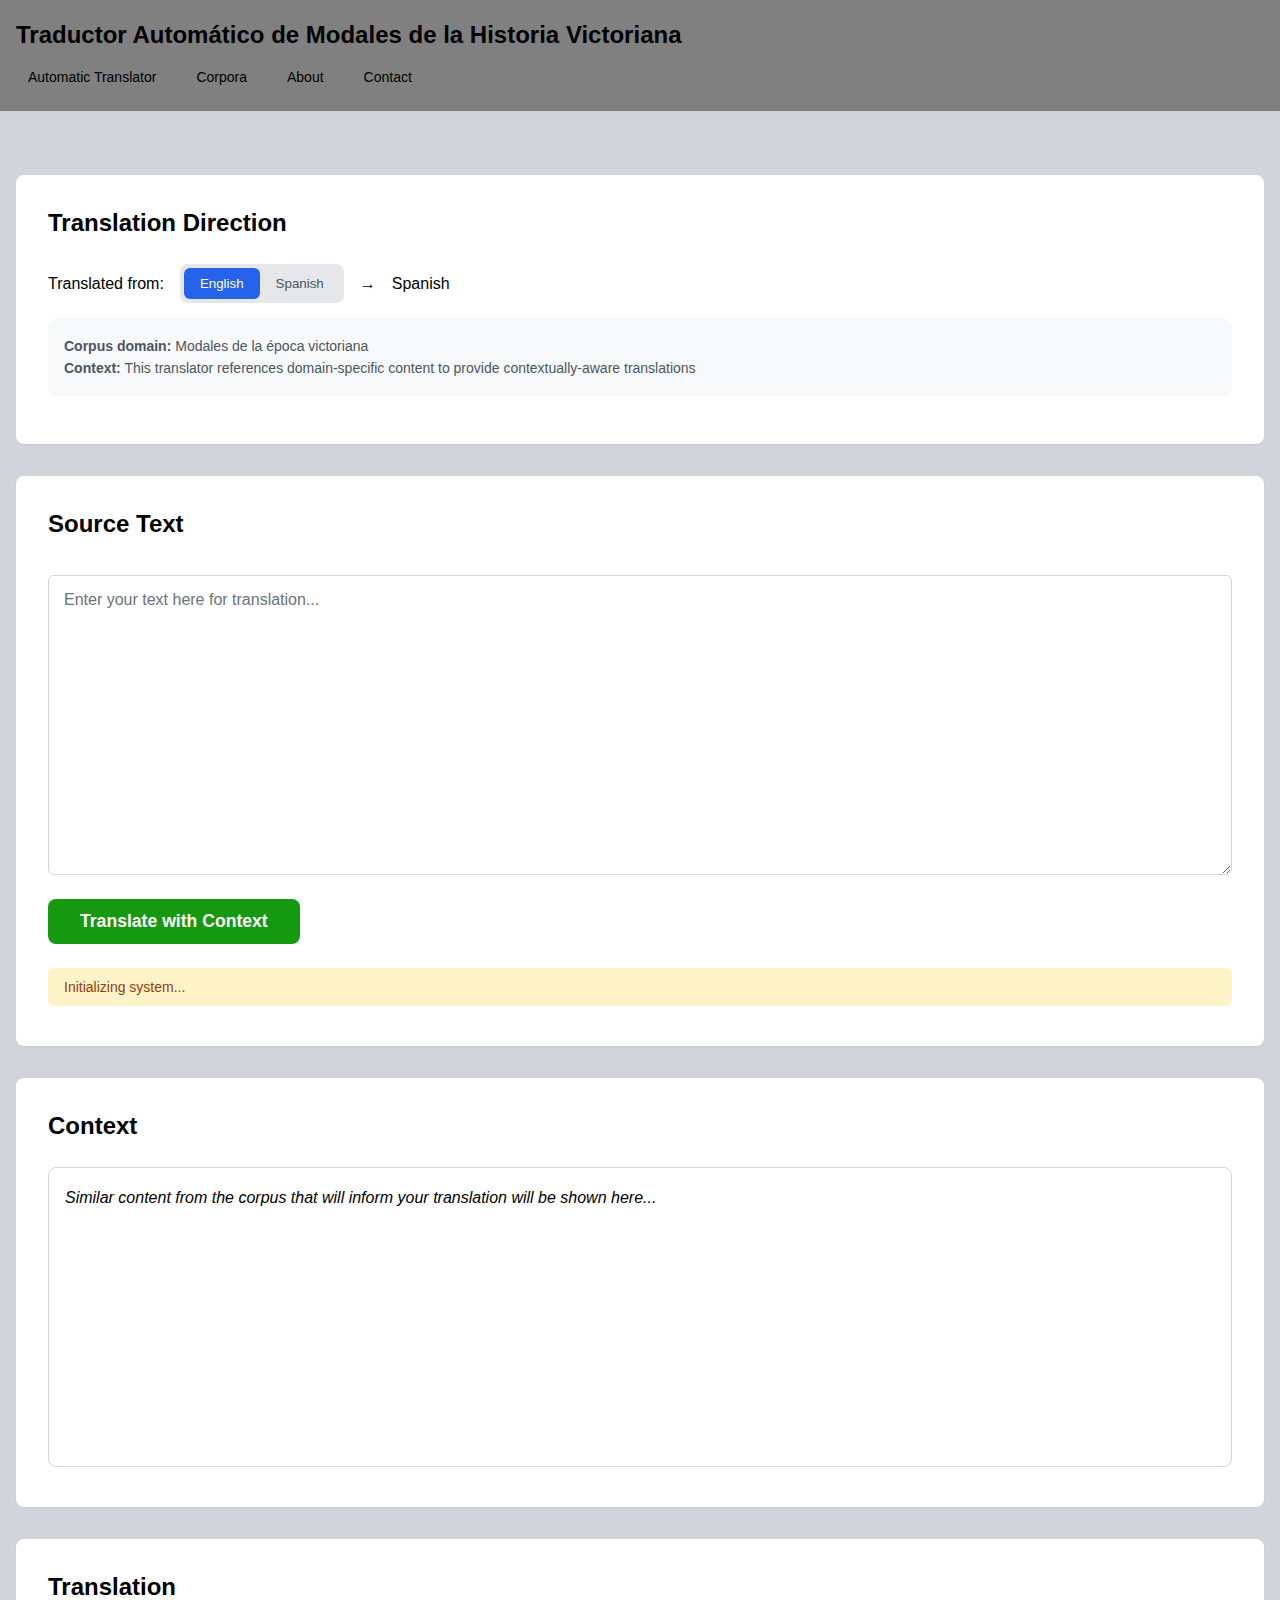
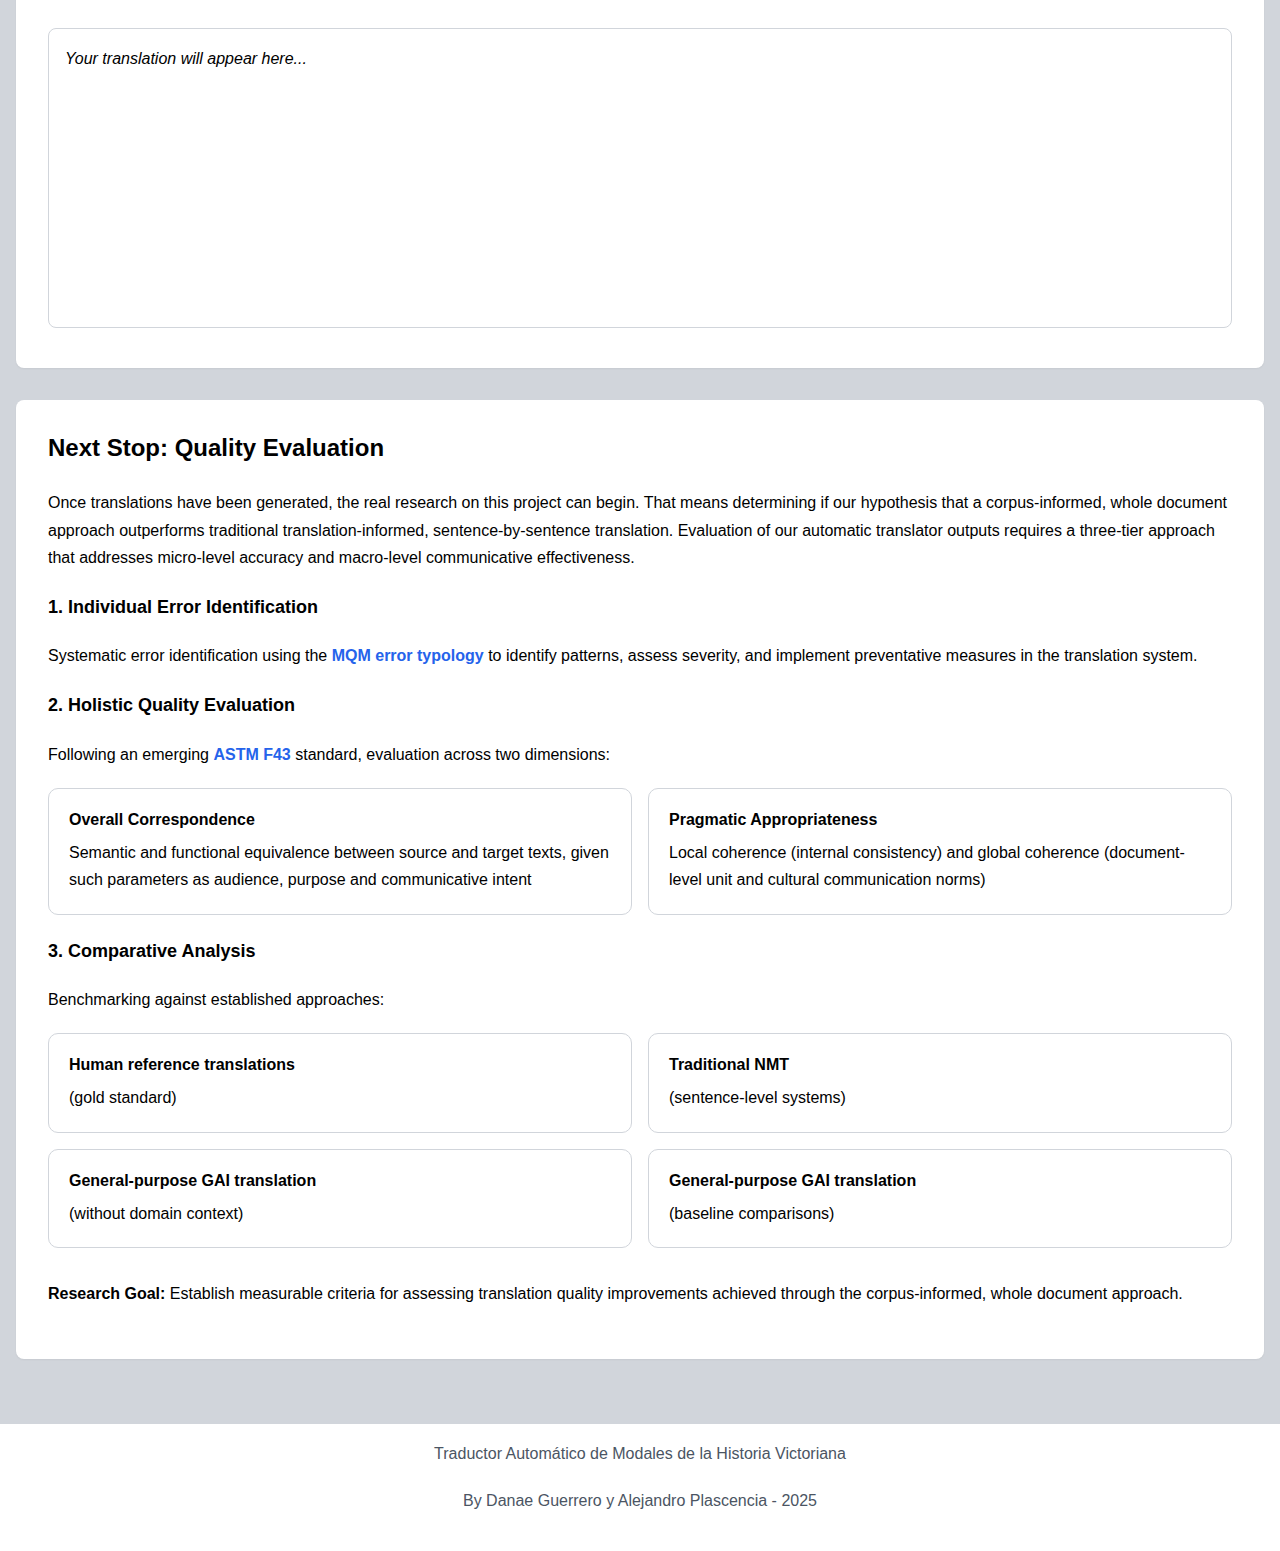
<file: index.html>
<!DOCTYPE html>
<html lang="en-US">
<head>
    <title>Traductor Automático de Modales de la Historia Victoriana</title>
    <meta name="description" content="Corpus-informed auto-translator that takes a whole document instead of a sentence-by-sentence approach." />
    <meta charset="UTF-8">
    <meta name="viewport" content="width=device-width, initial-scale=1.0">
    <title>Traductor Automático de Modales de la Historia Victoriana</title>
    <link rel="stylesheet" href="frontend/css/styles.css">
</head>
<body>
    <header class="header">
        <nav class="nav-container">
            <h1 class="nav-title">Traductor Automático de Modales de la Historia Victoriana</h1>
            <div class="nav-items">
                <a href="#" class="nav-item">Automatic Translator</a>
                <a href="frontend/corpora.html" class="nav-item">Corpora</a>
                <a href="frontend/about.html" class="nav-item">About</a>
                <a href="frontend/contact.html" class="nav-item">Contact</a>
            </div>
        </nav>
    </header>

    <main class="main-container">
        <!-- Language Selection -->
        <section class="section-card">
            <h2>Translation Direction</h2>
            <div class="language-switcher">
                <span>Translated from:</span>
                <div class="language-toggle">
                    <button class="language-option active" data-lang="en">English</button>
                    <button class="language-option" data-lang="es">Spanish</button>
                </div>
                <span>→</span>
                <span id="targetLanguage">Spanish</span>
            </div>
            <div class="corpus-info">
                <strong>Corpus domain:</strong> Modales de la época victoriana
                <br>
                <strong>Context:</strong> This translator references domain-specific content to provide contextually-aware translations
            </div>
        </section>

        <!-- Source Text Input -->
        <section class="section-card">
            <h2>Source Text</h2>
            <textarea 
                id="sourceText" 
                class="text-input" 
                placeholder="Enter your text here for translation..."
                rows="8"></textarea>
            <button id="translateButton" class="translate-button">
                Translate with Context
            </button>
            </div>
            <div id="statusIndicator" class="status-indicator hidden"></div>
        </section>

        <!-- Context Output -->
        <section class="section-card">
            <h2>Context</h2>
            <div id="contextInfo" class="output-containers">
                <p style="color: var(--blue-450); font-style: italic;">
                    Similar content from the corpus that will inform your translation will be shown here...
                </p>
            </div>
        </section>
            
        <!-- Translation Output -->
        <section class="section-card">
            <h2>Translation</h2>
            <div id="translationOutput" class="output-containers">
                <p style="color: var(--blue-500); font-style: italic;">
                    Your translation will appear here...
                </p>
            </div>
        </section>

        <!-- Quality Evaluation Framework -->
        <section class="section-card">
            <h2>Next Stop: Quality Evaluation</h2>
            <p>Once translations have been generated, the real research on this project can begin. That means determining if our hypothesis that a corpus-informed, whole document approach outperforms traditional translation-informed, sentence-by-sentence translation. Evaluation of our automatic translator outputs requires a three-tier approach that addresses micro-level accuracy and macro-level communicative effectiveness.</p>

            <h3>1. Individual Error Identification</h3>
            <p>Systematic error identification using the <a href="https://themqm.org/the-mqm-typology/" target="_blank" class="info-link">MQM error typology</a> to identify patterns, assess severity, and implement preventative measures in the translation system.</p>

            <h3>2. Holistic Quality Evaluation</h3>
            <p>Following an emerging <a href="https://www.astm.org/membership-participation/technical-committees/committee-f43" target="_blank" class="info-link">ASTM F43</a> standard, evaluation across two dimensions:</p>
            
            <div class="spex-grid">
                <div class="spex-box">
                    <h4><strong>Overall Correspondence</strong></h4>
                    <p>Semantic and functional equivalence between source and target texts, given such parameters as audience, purpose and communicative intent</p>
                </div>
                
                <div class="spex-box">
                    <h4><strong>Pragmatic Appropriateness</strong></h4>
                    <p>Local coherence (internal consistency) and global coherence (document-level unit and cultural communication norms)</p>
                </div>
            </div>

            <h3>3. Comparative Analysis</h3>
            <p>Benchmarking against established approaches:</p>
                
            <div class="spex-grid">
                <div class="spex-box">
                    <h4><strong>Human reference translations</strong></h4>
                    <p>(gold standard)</p>
                </div>               
                <div class="spex-box">
                    <h4><strong>Traditional NMT</strong></h4>
                    <p>(sentence-level systems)</p>
                </div>
                <div class="spex-box">
                    <h4><strong>General-purpose GAI translation</strong></h4>
                    <p>(without domain context)</p>
                </div>
                <div class="spex-box">
                    <h4><strong>General-purpose GAI translation</strong></h4>
                    <p>(baseline comparisons)</p>
                </div>
            </div>
            
            <div class="research-goal">
                <p><strong>Research Goal:</strong> Establish measurable criteria for assessing translation quality improvements achieved through the corpus-informed, whole document approach.</p>
            </div>
        </section>
    </main>

    <footer class="footer">
        <p>Traductor Automático de Modales de la Historia Victoriana</p>
        <p>By Danae Guerrero y Alejandro Plascencia - 2025</p>
    </footer>

    <script>
        // Simple script to highlight the active navigation item
        document.addEventListener('DOMContentLoaded', function() {
            const aboutLink = document.querySelector('a[href="about.html"]');
            if (aboutLink) {
                aboutLink.style.color = 'var(--blue-900)';
            }
        });
    </script>
    <script type="module" src="frontend/js/main.js"></script>
</body>
</html>
</file>
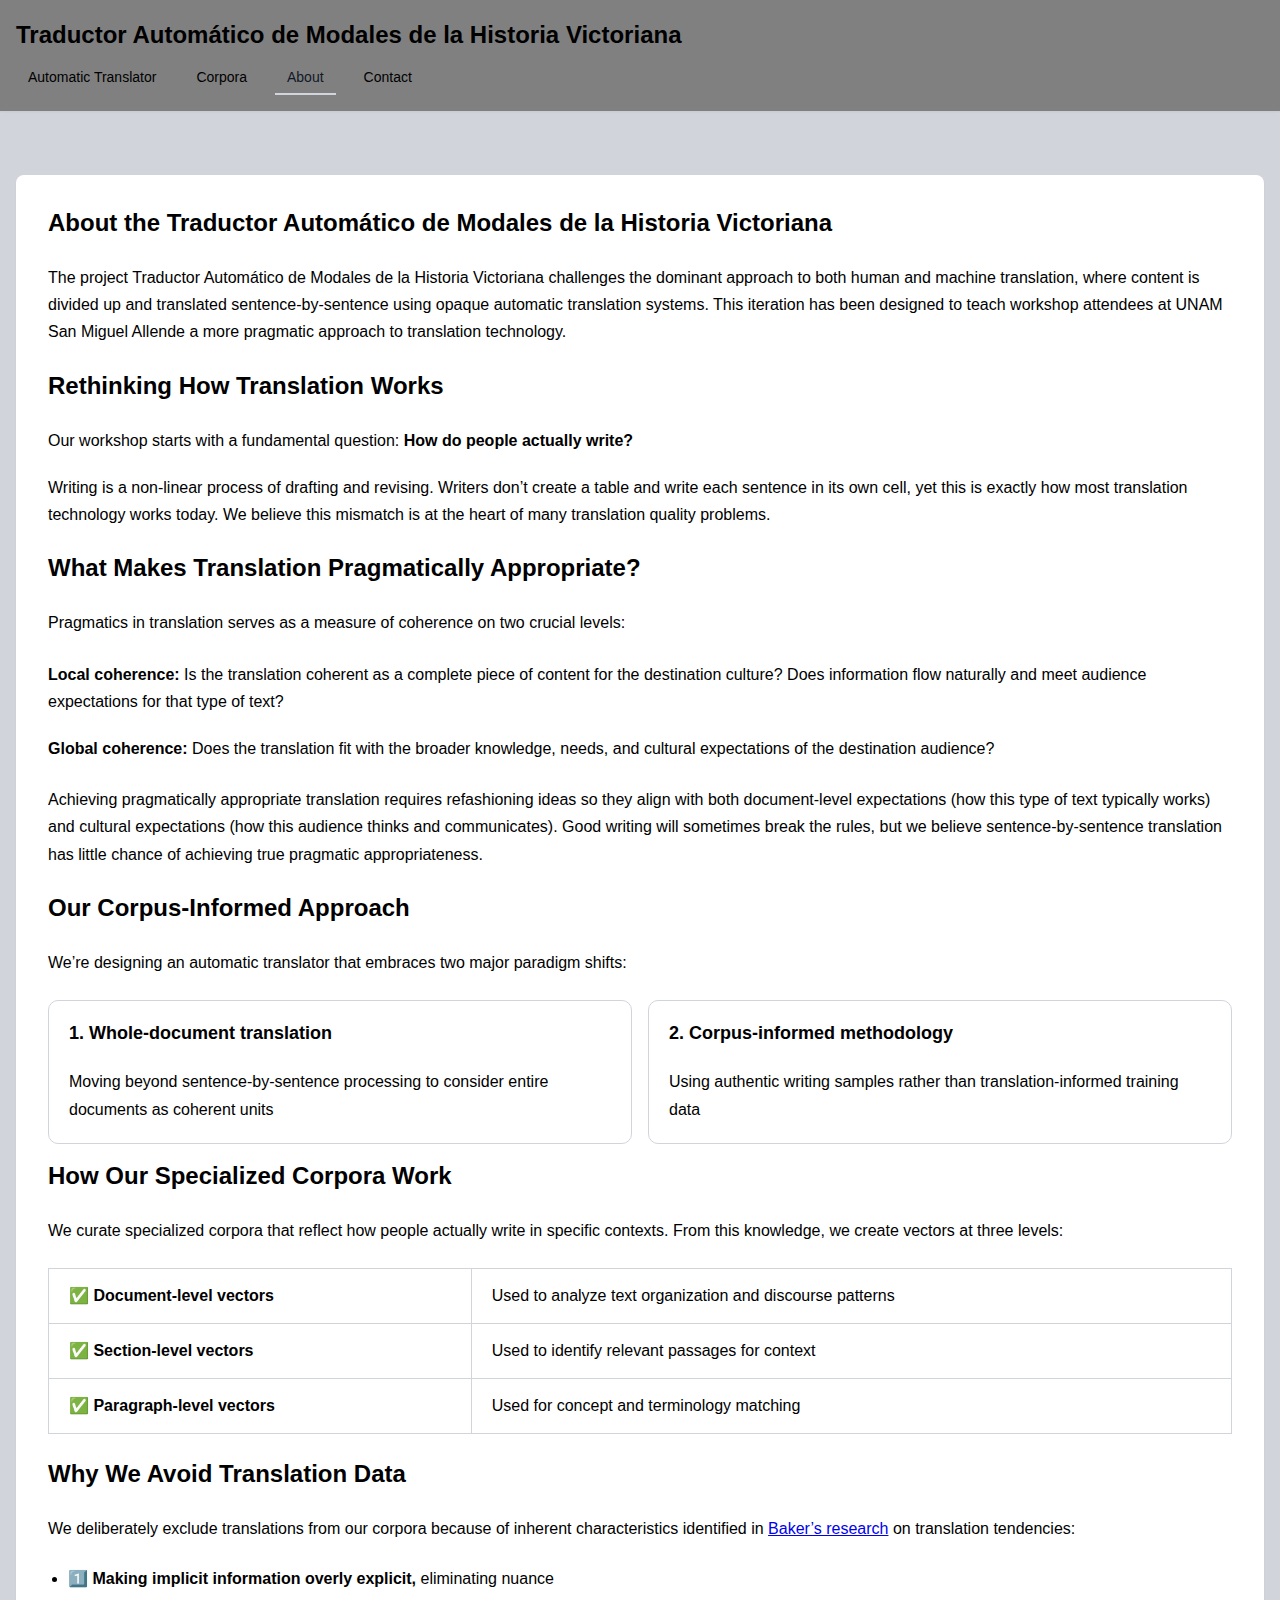
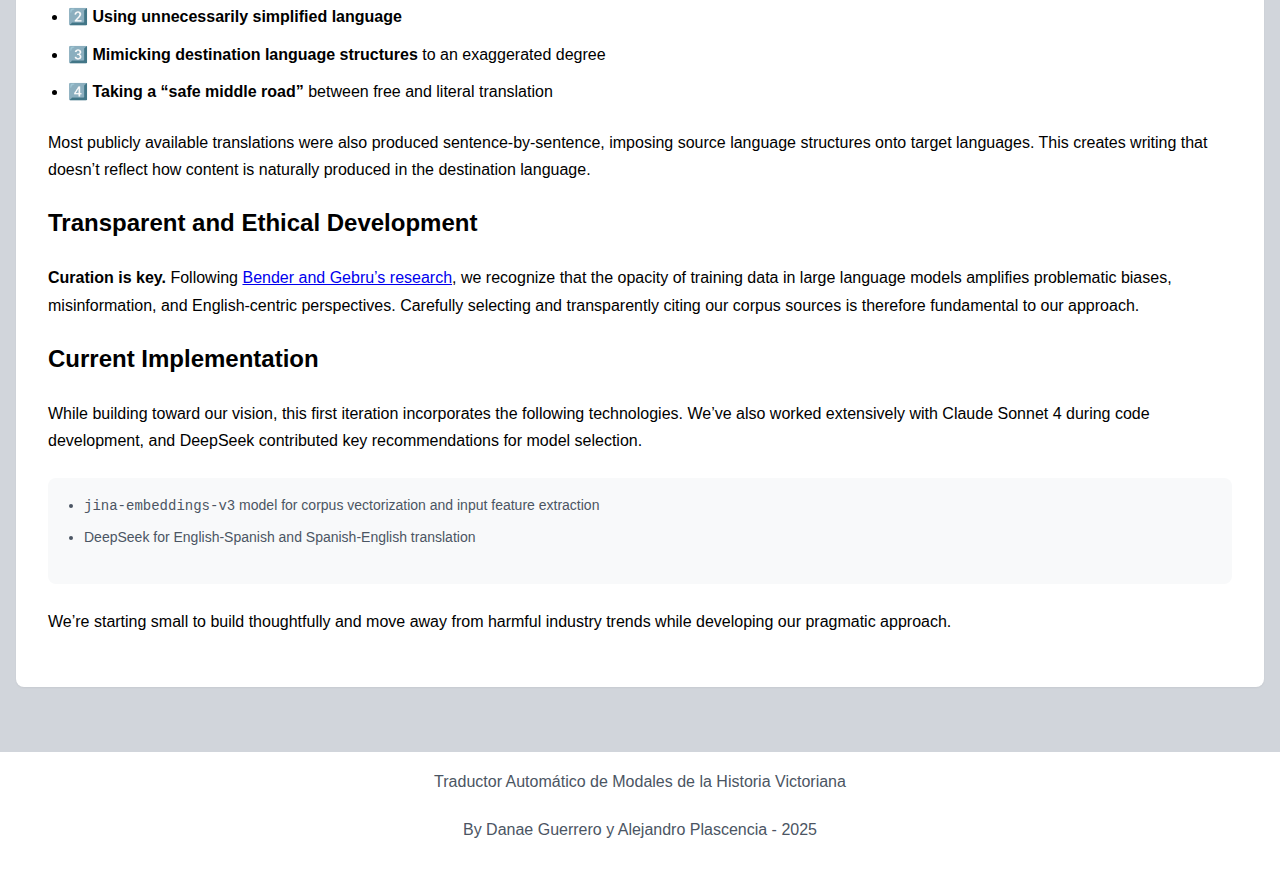
<file: frontend/about.html>
<!DOCTYPE html>
<html lang="en-US">
<head>
    <title>Sobre nosotros - Traductor Automático de Modales de la Historia Victoriana</title>
    <meta name="description" content="Learn about the research behind the corpus-informed, whole-document approach of the Pragmatic Auto-Translator." />
    <meta charset="UTF-8">
    <meta name="viewport" content="width=device-width, initial-scale=1.0">
    <link rel="stylesheet" href="css/styles.css">
</head>
<body>
    <header class="header">
        <nav class="nav-container">
            <h1 class="nav-title">Traductor Automático de Modales de la Historia Victoriana</h1>
            <div class="nav-items">
                <a href="../index.html" class="nav-item">Automatic Translator</a>
                <a href="corpora.html"" class="nav-item">Corpora</a>
                <a href="about.html" class="nav-item" style="border-bottom-color: var(--gray-300);">About</a>
                <a href="contact.html" class="nav-item">Contact</a>
            </div>
        </nav>
    </header>

    <main class="main-container">
        <!-- All content in one continuous section -->
        <section class="section-card">
            <h2>About the Traductor Automático de Modales de la Historia Victoriana</h2>
            <p>The project Traductor Automático de Modales de la Historia Victoriana challenges the dominant approach to both human and machine translation, where content is divided up and translated sentence-by-sentence using opaque automatic translation systems. This iteration has been designed to teach workshop attendees at UNAM San Miguel Allende a more pragmatic approach to translation technology.</p>

            <h2 style="margin-top: 1.5rem;">Rethinking How Translation Works</h2>
            <p>Our workshop starts with a fundamental question: <strong>How do people actually write?</strong></p>
            <p style="margin-bottom: 1.5rem;">Writing is a non-linear process of drafting and revising. Writers don’t create a table and write each sentence in its own cell, yet this is exactly how most translation technology works today. We believe this mismatch is at the heart of many translation quality problems.</p>

            <h2 style="margin-top: 1.5rem;">What Makes Translation Pragmatically Appropriate?</h2>
            <p>Pragmatics in translation serves as a measure of coherence on two crucial levels:</p>
            
            <p style="margin-top: 1.5rem;"><strong>Local coherence:</strong> Is the translation coherent as a complete piece of content for the destination culture? Does information flow naturally and meet audience expectations for that type of text?</p>

            <p style="margin-bottom: 1.5rem;"><strong>Global coherence:</strong> Does the translation fit with the broader knowledge, needs, and cultural expectations of the destination audience?</p>

            <p>Achieving pragmatically appropriate translation requires refashioning ideas so they align with both document-level expectations (how this type of text typically works) and cultural expectations (how this audience thinks and communicates). Good writing will sometimes break the rules, but we believe sentence-by-sentence translation has little chance of achieving true pragmatic appropriateness.</p>

            <h2 style="margin-top: 1.5rem;">Our Corpus-Informed Approach</h2>
            <p style="margin-bottom: 1.5rem;">We’re designing an automatic translator that embraces two major paradigm shifts:</p>
            
            <div class="spex-grid">
                <div class="spex-box">
                    <h3>1. Whole-document translation</h3>
                    <p>Moving beyond sentence-by-sentence processing to consider entire documents as coherent units</p>
                </div>
                <div class="spex-box">
                    <h3>2. Corpus-informed methodology</h3>
                    <p>Using authentic writing samples rather than translation-informed training data</p>
                </div>
            </div>

            <h2 style="margin-top: 1.0rem;">How Our Specialized Corpora Work</h2>
            <p style="margin-bottom: 1.5rem;">We curate specialized corpora that reflect how people actually write in specific contexts. From this knowledge, we create vectors at three levels:</p>
            
            <table style="margin-bottom: 1.5rem;">
                <tr>
                    <td><strong>✅ Document-level vectors</strong></td>
                    <td>Used to analyze text organization and discourse patterns</td>
                </tr>
                <tr>
                    <td><strong>✅ Section-level vectors</strong></td>
                    <td>Used to identify relevant passages for context</td>
                </tr>
                <tr>
                    <td><strong>✅ Paragraph-level vectors</strong></td>
                    <td>Used for concept and terminology matching</td>
                </tr>
            </table>

            <h2 style="margin-top: 1.5rem;">Why We Avoid Translation Data</h2>
            <p>We deliberately exclude translations from our corpora because of inherent characteristics identified in <a href="https://www.taylorfrancis.com/chapters/edit/10.4324/9780429024221-4/corpus-based-translation-studies-mona-baker" target="_blank">Baker’s research</a> on translation tendencies:</p>
            
            <ul style="margin: 1.5rem 0;">
                <li style="margin-bottom: 0.75rem;"><strong>1️⃣ Making implicit information overly explicit,</strong> eliminating nuance</li>
                <li style="margin-bottom: 0.75rem;"><strong>2️⃣ Using unnecessarily simplified language</strong></li>
                <li style="margin-bottom: 0.75rem;"><strong>3️⃣ Mimicking destination language structures</strong> to an exaggerated degree</li>
                <li style="margin-bottom: 0.75rem;"><strong>4️⃣ Taking a “safe middle road”</strong> between free and literal translation</li>
            </ul>
            
            <p>Most publicly available translations were also produced sentence-by-sentence, imposing source language structures onto target languages. This creates writing that doesn’t reflect how content is naturally produced in the destination language.</p>

            <h2 style="margin-top: 1.5rem;">Transparent and Ethical Development</h2>
            <p style="margin-bottom: 1.5rem;"><strong>Curation is key.</strong> Following <a href="https://s10251.pcdn.co/pdf/2021-bender-parrots.pdf" target="_blank">Bender and Gebru’s research</a>, we recognize that the opacity of training data in large language models amplifies problematic biases, misinformation, and English-centric perspectives. Carefully selecting and transparently citing our corpus sources is therefore fundamental to our approach.</p>

            <h2 style="margin-top: 1.5rem;">Current Implementation</h2>
            <p style="margin-bottom: 1.5rem;">While building toward our vision, this first iteration incorporates the following technologies. We’ve also worked extensively with Claude Sonnet 4 during code development, and DeepSeek contributed key recommendations for model selection.</p>
            
            <div class="corpus-info" style="margin-bottom: 1.5rem;">
                <ul>
                    <li><code>jina-embeddings-v3</code> model for corpus vectorization and input feature extraction</li>
                    <li>DeepSeek for English-Spanish and Spanish-English translation</li>
                </ul>
            </div>
            
            <p>We’re starting small to build thoughtfully and move away from harmful industry trends while developing our pragmatic approach.</p>
        </section>
    </main>

    <footer class="footer">
        <p>Traductor Automático de Modales de la Historia Victoriana</p>
        <p>By Danae Guerrero y Alejandro Plascencia - 2025</p>
    </footer>

    <script>
        // Simple script to highlight the active navigation item
        document.addEventListener('DOMContentLoaded', function() {
            const aboutLink = document.querySelector('a[href="about.html"]');
            if (aboutLink) {
                aboutLink.style.color = 'var(--gray-900)';
            }
        });
    </script>
</body>
</html>
</file>
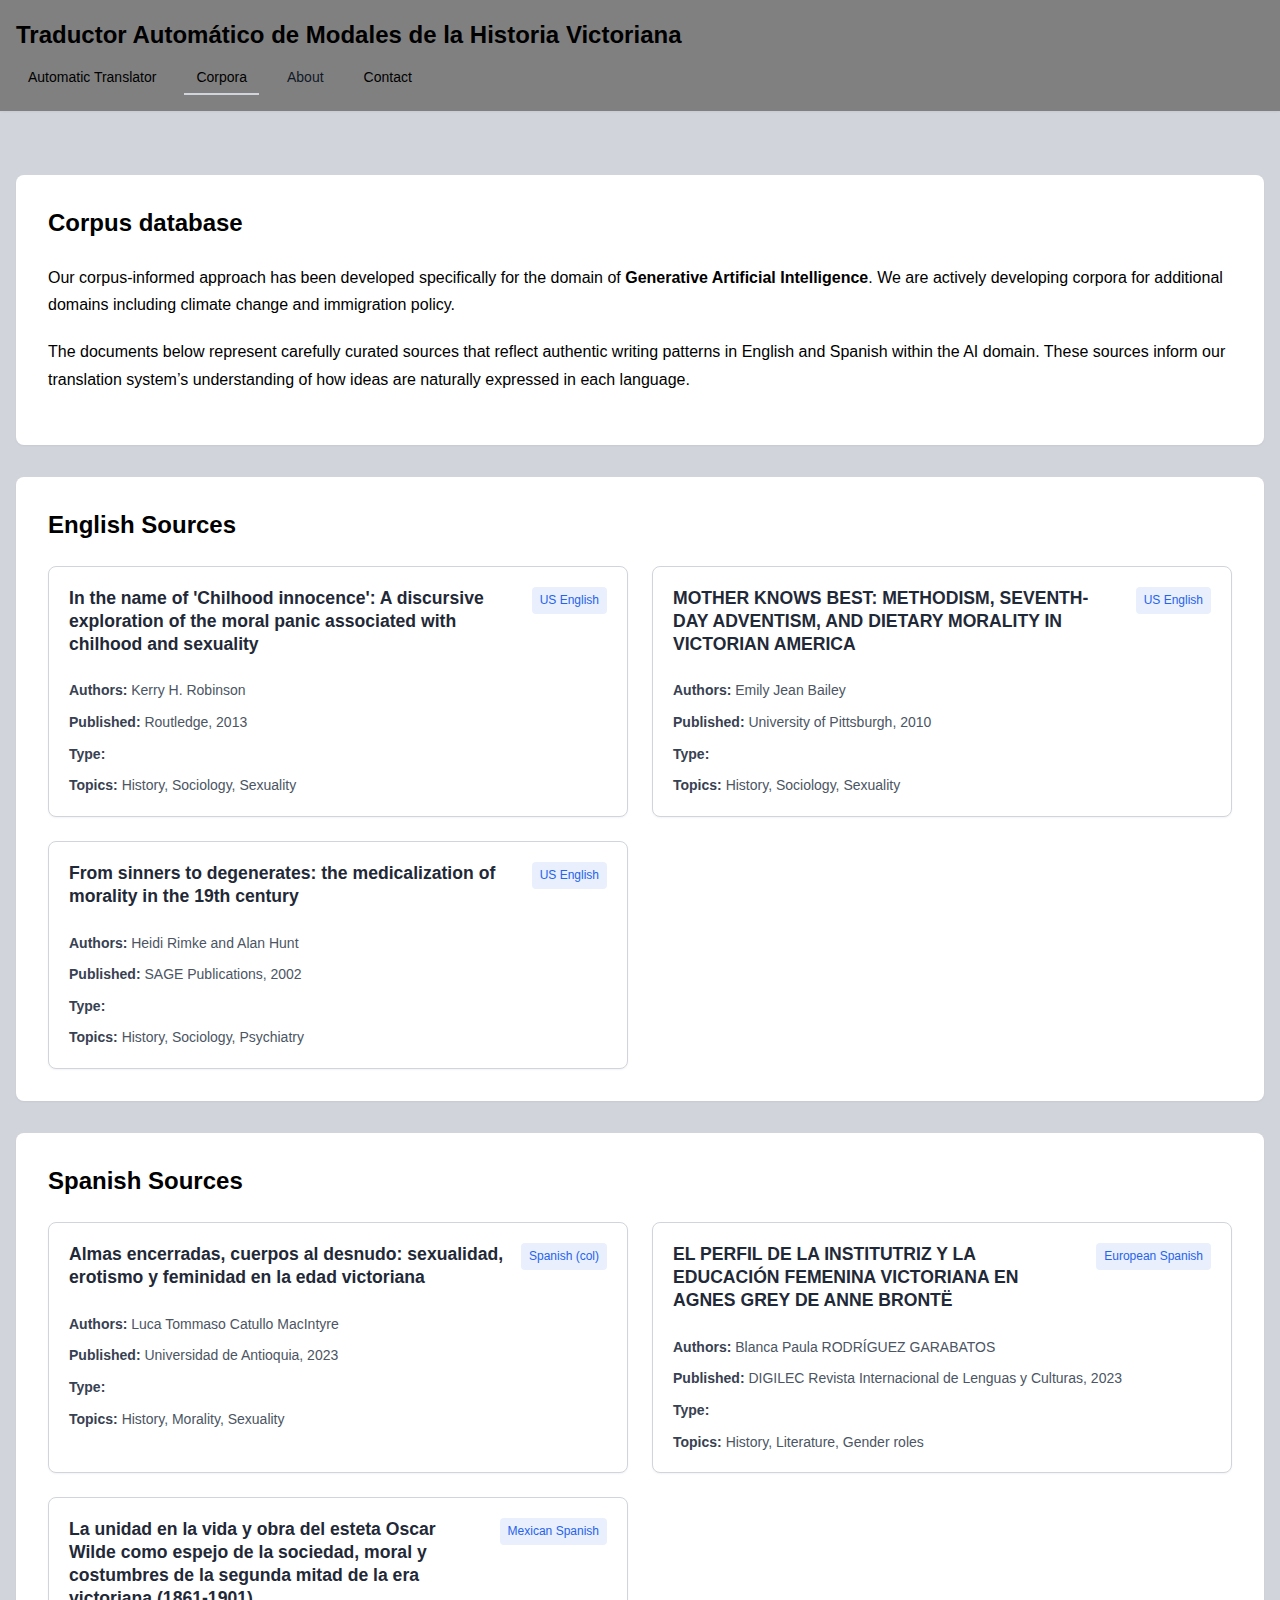
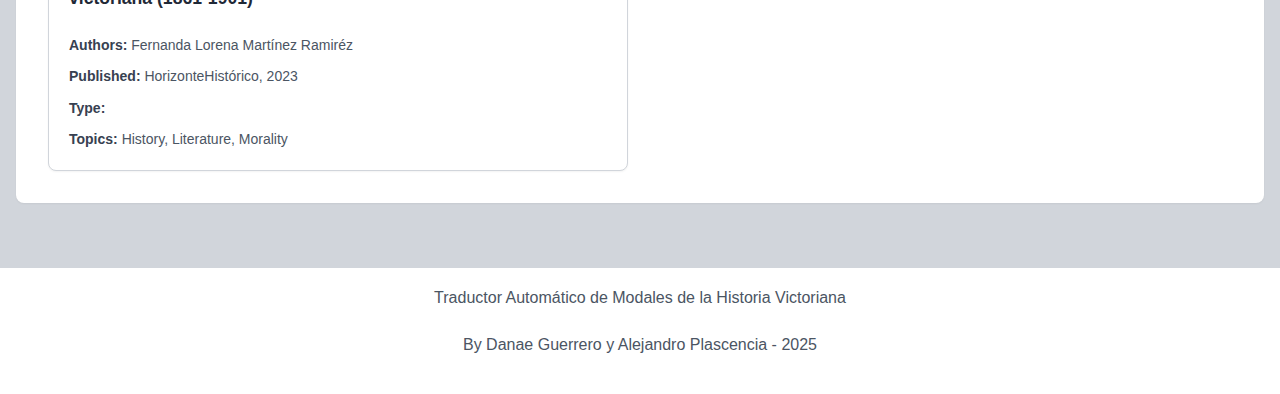
<file: frontend/corpora.html>
<!DOCTYPE html>
<html lang="en-US">
<head>
    <title>Corpora - Traductor Automático de Modales de la Historia Victoriana</title>
    <meta name="description" content="Explore the curated and authentic authentic English and Spanish writing samples that inform the Pragmatic Auto-Translator’s translation outputs in the domain of AI." />
    <meta charset="UTF-8">
    <meta name="viewport" content="width=device-width, initial-scale=1.0">
    <link rel="stylesheet" href="css/styles.css">
</head>
<body>
    <header class="header">
        <nav class="nav-container">
            <h1 class="nav-title">Traductor Automático de Modales de la Historia Victoriana</h1>
            <div class="nav-items">
                <a href="../index.html" class="nav-item">Automatic Translator</a>
                <a href="corpora.html" class="nav-item" style="border-bottom-color: var(--gray-300);">Corpora</a>
                <a href="about.html" class="nav-item">About</a>
                <a href="contact.html" class="nav-item">Contact</a>
            </div>
        </nav>
    </header>

    <main class="main-container">
        <section class="section-card">
            <h2>Corpus database</h2>
            <p>Our corpus-informed approach has been developed specifically for the domain of <strong>Generative Artificial Intelligence</strong>. We are actively developing corpora for additional domains including climate change and immigration policy.</p>
            
            <p style="margin-top: 1rem;">The documents below represent carefully curated sources that reflect authentic writing patterns in English and Spanish within the AI domain. These sources inform our translation system’s understanding of how ideas are naturally expressed in each language.</p>
        </section>

        <!-- Loading indicator -->
        <div id="loadingIndicator" class="section-card">
            <p style="text-align: center; color: var(--gray-500);">Loading corpus sources...</p>
        </div>

        <!-- Error message -->
        <div id="errorMessage" class="section-card hidden">
            <p style="text-align: center; color: #991b1b;">Unable to load corpus data. Please try again later.</p>
        </div>

        <!-- English corpus section -->
        <section id="englishCorpus" class="section-card hidden">
            <h2>English Sources</h2>
            <div id="englishCards" class="corpus-grid"></div>
        </section>

        <!-- Spanish corpus section -->
        <section id="spanishCorpus" class="section-card hidden">
            <h2>Spanish Sources</h2>
            <div id="spanishCards" class="corpus-grid"></div>
        </section>
    </main>

    <footer class="footer">
        <p>Traductor Automático de Modales de la Historia Victoriana</p>
        <p>By Danae Guerrero y Alejandro Plascencia - 2025</p>
    </footer>

    <script>
        // Simple script to highlight the active navigation item
        document.addEventListener('DOMContentLoaded', function() {
            const aboutLink = document.querySelector('a[href="about.html"]');
            if (aboutLink) {
                aboutLink.style.color = 'var(--gray-900)';
            }
        });
    </script>
    <script src="js/corpora-page.js"></script>
</body>
</html>
</file>
<file: frontend/css/styles.css>
/* =============================================================================
   RESET AND BASE STYLES
   ============================================================================= */

* {
    margin: 0;
    padding: 0;
    box-sizing: border-box;
}

button {
    background: none;
    border: none;
    cursor: pointer;
}

/* =============================================================================
   CSS VARIABLES
   ============================================================================= */

:root {
    --primary-blue: #2563eb;
    --primary-green: #149911;
    --primary-purple: #320d6d;
    --gray-100: #f3f4f6;
    --gray-200: #E5E7EB;
    --gray-300: #d1d5db;
    --gray-400: #9ca3af;
    --gray-500: #6b7280;
    --gray-600: #4b5563;
    --gray-700: #374151;
    --gray-800: #1f2937;
    --gray-900: #111827;
    --accent-color: var(--primary-blue);
}

/* =============================================================================
   TYPOGRAPHY AND BASE ELEMENTS
   ============================================================================= */

body {
    background-color: var(--gray-300);
    min-height: 100vh;
    font-family: Arial, sans-serif;
    line-height: 1.6;
}

h2 {
    font-size: x-large;
    padding-bottom: 10px;
    margin-top: 2rem;
    margin-bottom: 1rem;
    line-height: 1.3;
}

h3 {
    font-size: large;
    padding-bottom: 10px;
    margin-top: 1.5rem;
    margin-bottom: 0.75rem;
    line-height: 1.4;
}

h4 {
    font-size: medium;
    font-weight: bold;
    margin-top: 1rem;
    margin-bottom: 0.5rem;
    line-height: 1.4;
}

p {
    line-height: 1.7;
    margin-bottom: 1.25rem;
}

ul, ol {
    margin-left: 0;
    padding-left: 20px;
    margin-bottom: 1.25rem;
}

li {
    margin-bottom: 0.5rem;
    line-height: 1.6;
}

table {
    border: 1px solid var(--gray-300);
    border-collapse: collapse;
    margin-top: 10px;
    margin-bottom: 10px;
    width: 100%;
}

th, td {
    border: 1px solid var(--gray-300);
    padding: 15px 20px;
    vertical-align: top;
    text-align: left;
    line-height: 1.5;
}

td strong {
    display: inline-block;
    vertical-align: top;
}

select {
    width: auto;
    min-width: 150px;
    padding: 8px;
    border-radius: 4px;
    border: 1px solid #ccc;
}

select option {
    padding: 10px;
}

/* =============================================================================
   LAYOUT COMPONENTS
   ============================================================================= */

/* Header and Navigation */
.header {
    background-color: gray;
    box-shadow: 0 1px 2px rgba(0, 0, 0, 0.05);
}

.nav-container {
    max-width: 1280px;
    margin: 0 auto;
    padding: 1rem;
}

.nav-title {
    font-size: 1.5rem;
    font-weight: bold;
    color: var(--white-);
}

.nav-items {
    margin-top: 0.5rem;
    display: flex;
    flex-direction: row;
    align-items: center;
    gap: 1rem;
}

.nav-item {
    padding: 0.25rem 0.75rem;
    font-size: 0.875rem;
    font-weight: 500;
    color: var(--white-700);
    border-bottom: 2px solid transparent;
    text-decoration: none;
}

.nav-item:hover {
    color: var(--gray-900);
    border-bottom-color: var(--gray-300);
}

/* Main Content */
.main-container {
    max-width: 1280px;
    margin: 0 auto;
    padding: 2rem 1rem;
}

.section-card {
    margin-top: 2rem;
    background-color: white;
    border-radius: 0.5rem;
    box-shadow: 0 1px 2px rgba(0, 0, 0, 0.05);
    padding: 2rem;
    line-height: 1.6;
}

.section-card h2:first-child {
    margin-top: 0;
}

/* Footer */
.footer {
    background-color: white;
    margin-top: 2rem;
    padding: 1rem;
    border-top: 1px solid var(--gray-300);
    text-align: center;
    color: var(--gray-600);
}

/* =============================================================================
   UI COMPONENTS
   ============================================================================= */

/* Buttons */
.translate-button {
    background-color: var(--primary-green);
    color: white;
    padding: 0.75rem 2rem;
    border: none;
    border-radius: 0.5rem;
    font-size: 1.1rem;
    font-weight: 600;
    cursor: pointer;
    transition: background-color 0.2s ease;
    margin: 1rem 0;
}

.translate-button:hover {
    background-color: #256d1b;
}

.translate-button:disabled {
    background-color: var(--gray-400);
    cursor: not-allowed;
}

/* Text Inputs */
.text-input {
    margin-top: 10px;
    width: 100%;
    min-height: 300px;
    padding: 15px 15px;
    border: 1px solid var(--gray-300);
    border-radius: 0.375rem;
    resize: vertical;
    font-family: inherit;
    font-size: medium;
}

.text-input:focus {
    outline: none;
    box-shadow: 0 0 0 2px var(--gray-300);
}

.text-input::placeholder {
    color: var(--gray-500);
}

/* Output Containers */
.output-containers {
    border: 1px solid var(--gray-300);
    border-radius: 0.5rem;
    padding: 1rem;
    min-height: 300px;
    margin-top: 0.5rem;
    margin-bottom: 0.5rem;
}

/* Info Boxes */
.corpus-info {
    background: #f8f9fa;
    padding: 1rem;
    border-radius: 0.5rem;
    margin: 1rem 0;
    font-size: 0.875rem;
    color: var(--gray-600);
}

.spex-box {
    border: 1px solid var(--gray-300);
    border-radius: 10px;
    padding: 20px;
}

.spex-grid {
    display: grid;
    grid-template-columns: 1fr 1fr;
    gap: 1rem;
}

.spex-box > *:first-child {
    margin-top: 0;
}

.spex-box > *:last-child {
    margin-bottom: 0;
}

.research-goal {
    padding-top: 2rem;
    margin: 0 0 0 0;
    font-size: 1rem;
}

/* Status Indicators */
.status-indicator {
    padding: 0.5rem 1rem;
    border-radius: 0.375rem;
    font-size: 0.875rem;
    margin: 0.5rem 0;
}

.status-loading {
    background-color: #fef3c7;
    color: #92400e;
}

.status-success {
    background-color: #d1fae5;
    color: #065f46;
}

.status-error {
    background-color: #fee2e2;
    color: #991b1b;
}

/* Links */
.info-link {
    color: var(--accent-color);
    text-decoration: none;
    font-weight: bold;
    cursor: help;
}

.info-link:hover {
    color: var(--gray-700);
}

/* =============================================================================
   TRANSLATION PAGE COMPONENTS
   ============================================================================= */

/* Language Switcher */
.language-switcher {
    display: flex;
    align-items: center;
    gap: 1rem;
    margin-bottom: 1rem;
}

.language-toggle {
    display: flex;
    background-color: var(--gray-200);
    border-radius: 0.5rem;
    padding: 0.25rem;
}

.language-option {
    padding: 0.5rem 1rem;
    border-radius: 0.375rem;
    border: none;
    background: transparent;
    cursor: pointer;
    font-weight: 500;
    transition: all 0.2s ease;
}

.language-option.active {
    background-color: var(--primary-blue);
    color: white;
}

.language-option:not(.active) {
    color: var(--gray-600);
}

.language-option:not(.active):hover {
    background-color: var(--gray-300);
}

/* =============================================================================
   CORPUS PAGE COMPONENTS
   ============================================================================= */

.corpus-grid {
    display: grid;
    grid-template-columns: 1fr 1fr;
    gap: 1.5rem;
    margin-top: 1rem;
}

.corpus-card {
    background-color: white;
    border: 1px solid var(--gray-300);
    border-radius: 0.5rem;
    padding: 1.25rem;
    box-shadow: 0 1px 2px rgba(0, 0, 0, 0.05);
    transition: box-shadow 0.2s ease;
}

.corpus-card:hover {
    box-shadow: 0 4px 6px -1px rgba(0, 0, 0, 0.1), 0 2px 4px -1px rgba(0, 0, 0, 0.06);
}

.corpus-card-header {
    display: flex;
    justify-content: space-between;
    align-items: flex-start;
    margin-bottom: 1rem;
    gap: 1rem;
}

.corpus-title {
    font-size: 1.1rem;
    font-weight: 600;
    color: var(--gray-800);
    line-height: 1.3;
    margin: 0;
    flex-grow: 1;
}

.corpus-language {
    font-size: 0.75rem;
    font-weight: 500;
    color: var(--primary-blue);
    background-color: rgba(37, 99, 235, 0.1);
    padding: 0.25rem 0.5rem;
    border-radius: 0.25rem;
    white-space: nowrap;
    flex-shrink: 0;
}

.corpus-authors,
.corpus-publication,
.corpus-type,
.corpus-topics {
    margin-bottom: 0.75rem;
    font-size: 0.875rem;
    line-height: 1.4;
    color: var(--gray-600);
}

.corpus-authors strong,
.corpus-publication strong,
.corpus-type strong,
.corpus-topics strong {
    color: var(--gray-700);
    font-weight: 600;
}

.corpus-topics {
    margin-bottom: 0;
}

/* =============================================================================
   CONTACT PAGE COMPONENTS
   ============================================================================= */

.contact-content {
    display: grid;
    grid-template-columns: 1fr 2fr;
    gap: 2rem;
    align-items: center;
}

.contact-image {
    width: 100%;
    border-radius: 0.5rem;
    box-shadow: 
        0 -2px 4px 0px rgba(0, 0, 0, 0.08),
        0 4px 8px 0px rgba(0, 0, 0, 0.08),
        0 2px 4px 0px rgba(0, 0, 0, 0.08),
        0 20px 30px 0px rgba(0, 0, 0, 0.08);
}

.contact-info h2 {
    margin-top: 0;
    color: var(--gray-800);
    font-size: 1.75rem;
    margin-bottom: 1.5rem;
}

.contact-links {
    display: flex;
    gap: 1rem;
    margin-top: 1.5rem;
}

.contact-link {
    display: inline-flex;
    align-items: center;
    gap: 0.5rem;
    padding: 0.75rem 1.5rem;
    background-color: var(--primary-blue);
    color: white;
    text-decoration: none;
    border-radius: 0.5rem;
    font-weight: 500;
    transition: background-color 0.2s ease;
}

.contact-link:hover {
    background-color: #1d4ed8;
}

.contact-link.github {
    background-color: var(--gray-800);
}

.contact-link.github:hover {
    background-color: var(--gray-700);
}

.project-summary-conclusion {
    padding-top: 2rem;
    padding-bottom: 1rem;
    margin: 0 0 0 0;
    font-size: 1rem;
}

/* =============================================================================
   UTILITY CLASSES
   ============================================================================= */

.hidden {
    display: none !important;
}

/* =============================================================================
   RESPONSIVE DESIGN
   ============================================================================= */

@media (max-width: 768px) {
    .nav-items {
        flex-direction: column;
        align-items: flex-start;
    }
    
    .corpus-grid {
        grid-template-columns: 1fr;
    }
    
    .corpus-card-header {
        flex-direction: column;
        align-items: flex-start;
        gap: 0.5rem;
    }
    
    .corpus-language {
        align-self: flex-start;
    }
    
    .spex-grid {
        grid-template-columns: 1fr;
    }
    
    .contact-content {
        grid-template-columns: 1fr;
        gap: 1.5rem;
        text-align: center;
    }
    
    .contact-links {
        justify-content: center;
        flex-wrap: wrap;
    }
}
</file>
